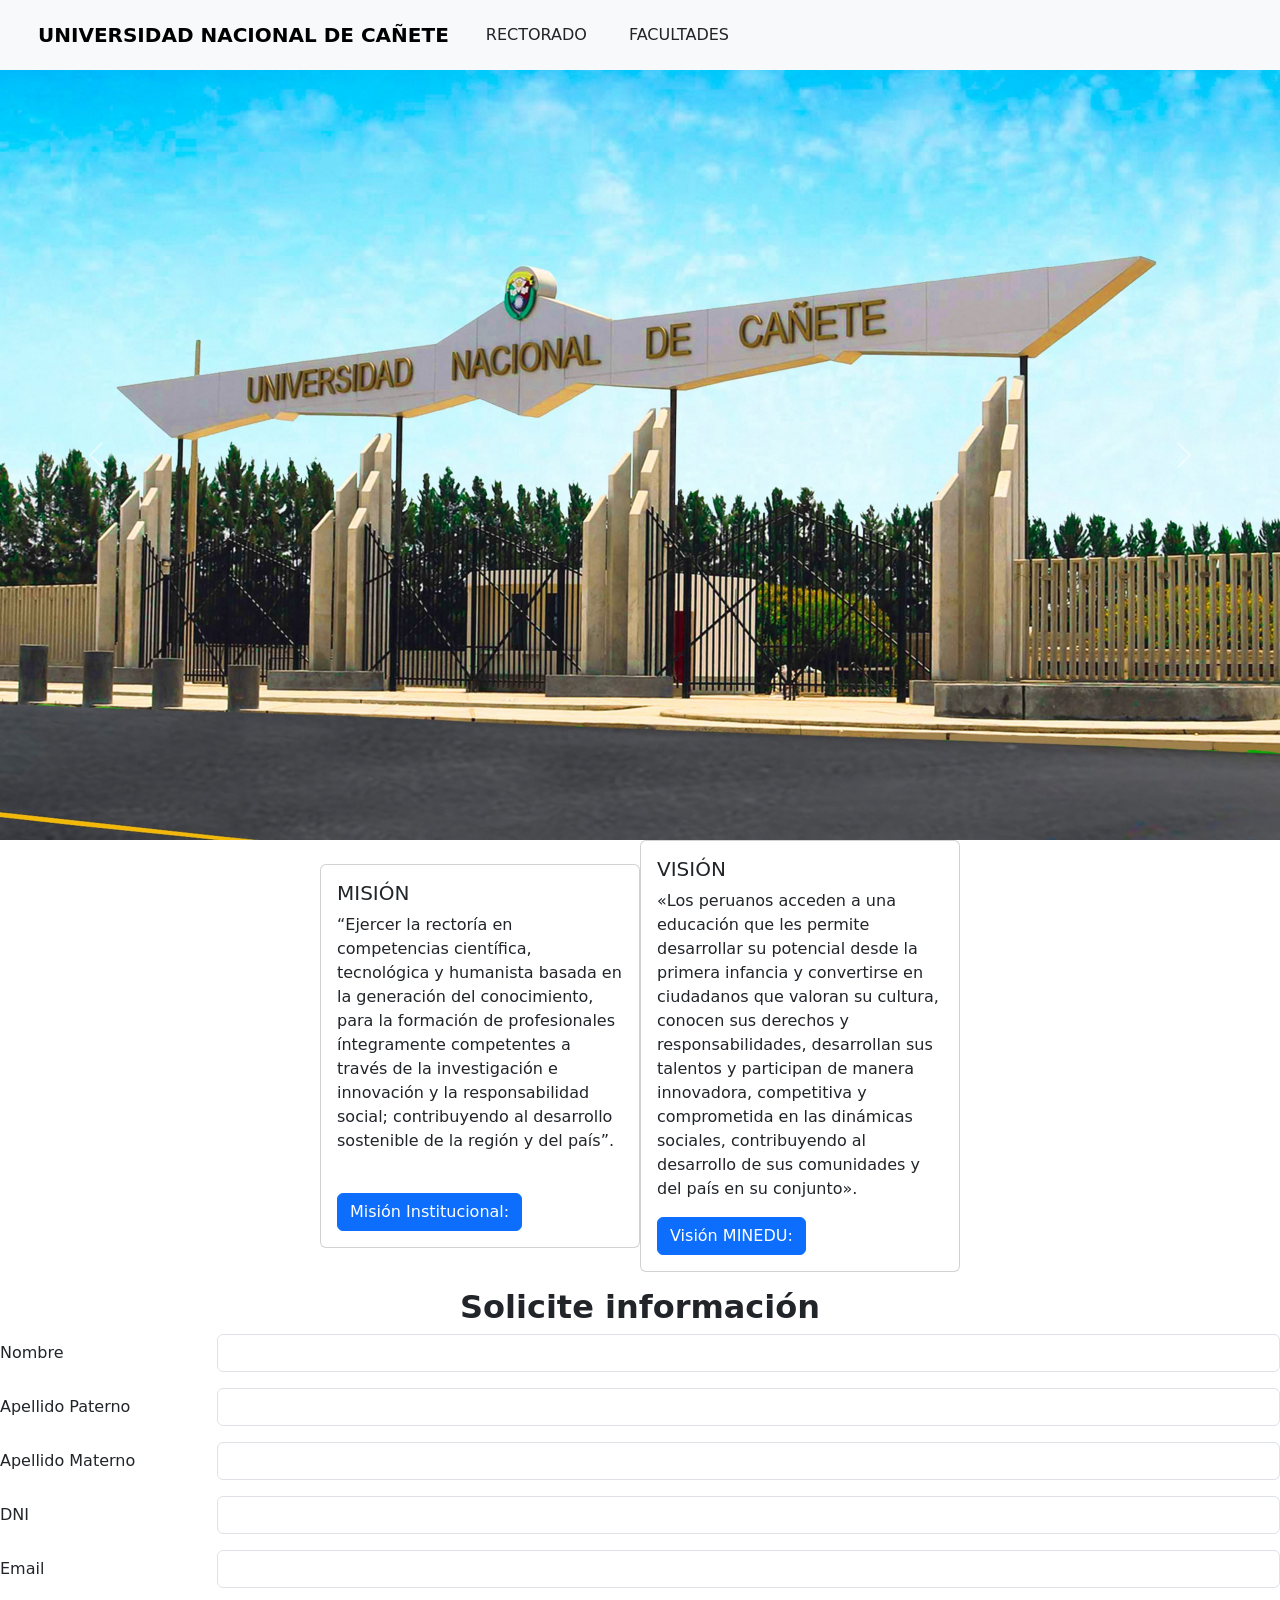
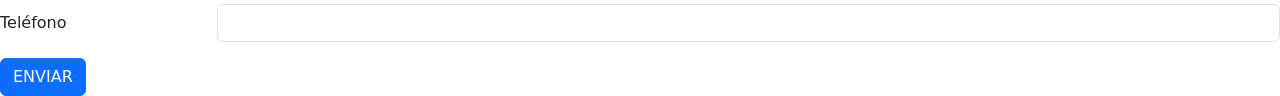
<file: bootstrap/index.html>
<!DOCTYPE html>
<html lang="en">
<head>
    <meta charset="UTF-8">
    <meta name="viewport" content="width=device-width, initial-scale=1.0">
    <title>UNDC</title>
    <link href="https://cdn.jsdelivr.net/npm/bootstrap@5.3.8/dist/css/bootstrap.min.css" rel="stylesheet" integrity="sha384-sRIl4kxILFvY47J16cr9ZwB07vP4J8+LH7qKQnuqkuIAvNWLzeN8tE5YBujZqJLB" crossorigin="anonymous">
</head>
<body>
    <nav class="navbar navbar-expand-lg bg-body-tertiary">
  <div class="container-fluid">
    <a class="navbar-brand" href="index.html"><button type="button" class="btn"></button><b>UNIVERSIDAD NACIONAL DE CAÑETE</a></b>
    <button class="navbar-toggler" type="button" data-bs-toggle="collapse" data-bs-target="#navbarSupportedContent" aria-controls="navbarSupportedContent" aria-expanded="false" aria-label="Toggle navigation">
      <span class="navbar-toggler-icon"></span>
    </button>
    <div class="collapse navbar-collapse" id="navbarSupportedContent">
      <ul class="navbar-nav me-auto mb-2 mb-lg-0">
        <li class="nav-item">
          <a class="nav-link active" aria-current="page" href="rectorado.html"><button type="button" class="btn">RECTORADO</button></a>
        </li>
        <li class="nav-item">
          <a class="nav-link" href="facultad.html"><button type="button" class="btn">FACULTADES</button></a>
        </li>
      </ul>
    </div>
  </div>
</nav>
<div id="carouselExample" class="carousel slide">
  <div class="carousel-inner">
    <div class="carousel-item active">
      <img src="UNI.jpg" class="d-block w-100" alt="IMAGEN DE LA UNIVERSIDAD NACIONAL DE CAÑETE">
    </div>
    <div class="carousel-item">
      <img src="UNI2.jpg" class="d-block w-100" alt="IMAGEN DE LA UNIVERSIDAD NACIONAL DE CAÑETE">
    </div>
    <div class="carousel-item">
      <img src="UNI3.jpg" class="d-block w-100" alt="IMAGEN DE LA UNIVERSIDAD NACIONAL DE CAÑETE">
    </div>
  </div>
  <button class="carousel-control-prev" type="button" data-bs-target="#carouselExample" data-bs-slide="prev">
    <span class="carousel-control-prev-icon" aria-hidden="true"></span>
    <span class="visually-hidden">Previous</span>
  </button>
  <button class="carousel-control-next" type="button" data-bs-target="#carouselExample" data-bs-slide="next">
    <span class="carousel-control-next-icon" aria-hidden="true"></span>
    <span class="visually-hidden">Next</span>
  </button>
</div>
</div>
<div class="row">
 <div class="d-flex justify-content-center align-items-center">
  <div class="col-sm-3 mb-3 mb-sm-0">
    <div class="card">
      <div class="card-body">
        <h5 class="card-title">MISIÓN</h5>
        <p class="card-text">“Ejercer la rectoría en competencias científica, tecnológica y humanista basada en la generación del conocimiento, para la formación de profesionales íntegramente competentes a través de la investigación e innovación y la responsabilidad social; contribuyendo al desarrollo sostenible de la región y del país”.<br><br></p>
        <a href="https://drive.google.com/file/d/1Tl4HISDdbZneIAvRPrEBNv66vudLlZzT/view" class="btn btn-primary">Misión Institucional:</a><br>
      </div>
    </div>
  </div>
  <div class="col-sm-3">
    <div class="card">
      <div class="card-body">
        <h5 class="card-title">VISIÓN</h5>
        <p class="card-text">«Los peruanos acceden a una educación que les permite desarrollar su potencial desde la primera infancia y convertirse en ciudadanos que valoran su cultura, conocen sus derechos y responsabilidades, desarrollan sus talentos y participan de manera innovadora, competitiva y comprometida en las dinámicas sociales, contribuyendo al desarrollo de sus comunidades y del país en su conjunto».</p>
        <a href="https://drive.google.com/file/d/158X8Svt_FoNra8ygI5ZjgCdgD8dkF9R4/view?usp=sharing" class="btn btn-primary">Visión MINEDU:</a>
      </div>
    </div>
  </div>
</div>
<P></P>
<h2 class="text-center"><b>Solicite información</b></h2>
<form>
    <div class="row mb-3">
    <label for="inputText3" class="col-sm-2 col-form-label">Nombre</label>
    <div class="col-sm-10">
      <input type="text" class="form-control" id="inputText3">
    </div>
  </div>
  <div class="row mb-3">
    <label for="inputText3" class="col-sm-2 col-form-label">Apellido Paterno</label>
    <div class="col-sm-10">
      <input type="text" class="form-control" id="inputText3">
    </div>
  </div>
  <div class="row mb-3">
    <label for="inputText3" class="col-sm-2 col-form-label">Apellido Materno</label>
    <div class="col-sm-10">
      <input type="text" class="form-control" id="inputText3">
    </div>
  </div>
  <div class="row mb-3">
    <label for="inputnumber3" class="col-sm-2 col-form-label">DNI</label>
    <div class="col-sm-10">
      <input type="number" class="form-control" id="inputnumber3">
    </div>
  </div>
  <div class="row mb-3">
    <label for="inputEmail3" class="col-sm-2 col-form-label">Email</label>
    <div class="col-sm-10">
      <input type="email" class="form-control" id="inputEmail3">
    </div>
  </div>
  <div class="row mb-3">
    <label for="inputnumber3" class="col-sm-2 col-form-label">Teléfono</label>
    <div class="col-sm-10">
      <input type="number" class="form-control" id="inputnumber3">
    </div>
  </div>
  <button type="submit" class="btn btn-primary">ENVIAR</button>
</form>
<script src="https://cdn.jsdelivr.net/npm/bootstrap@5.3.8/dist/js/bootstrap.bundle.min.js" integrity="sha384-FKyoEForCGlyvwx9Hj09JcYn3nv7wiPVlz7YYwJrWVcXK/BmnVDxM+D2scQbITxI" crossorigin="anonymous"></script>
</body>
</html>
</file>
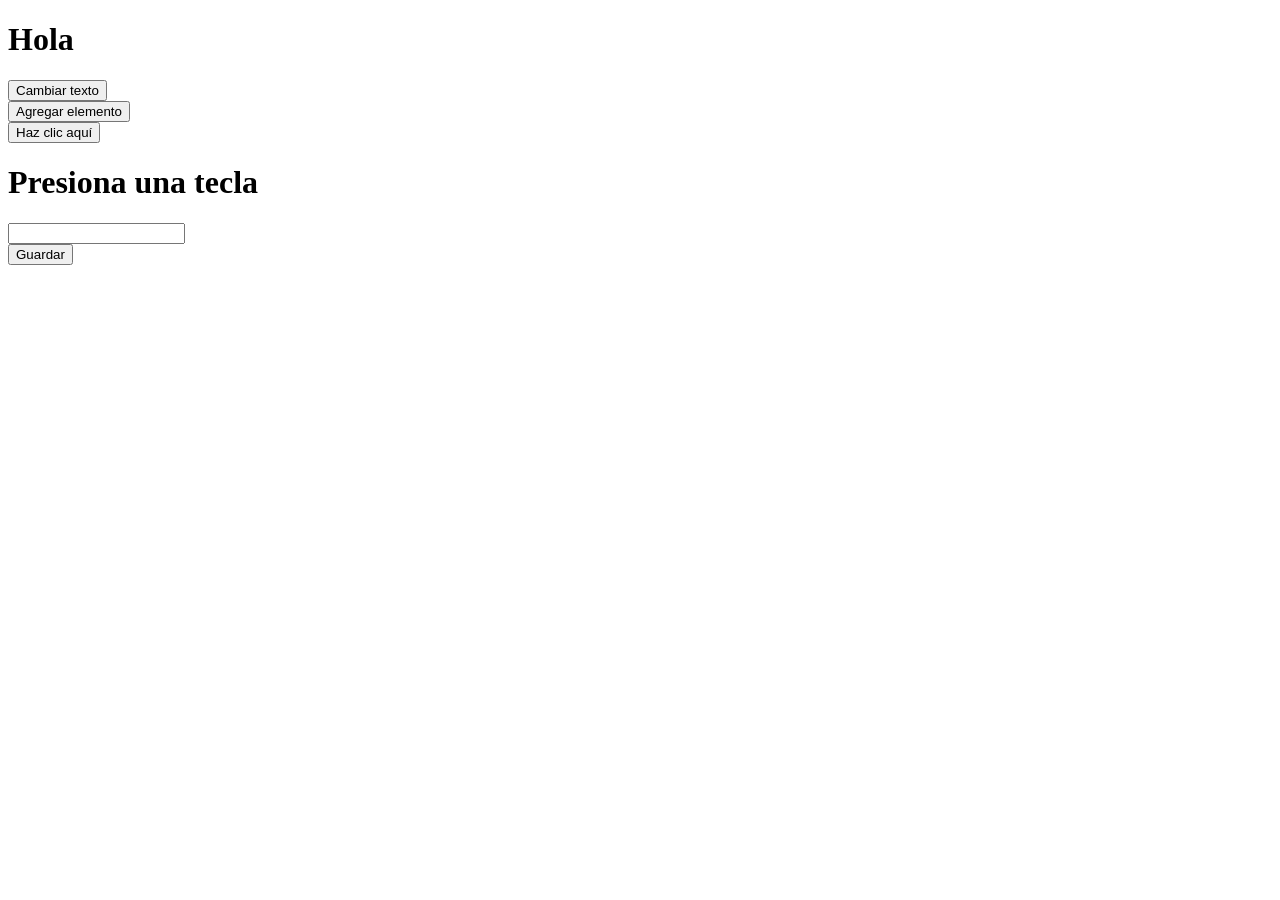
<file: javascript.html>
<!DOCTYPE html>
<html lang="en">
<head>
    <title>JavaScript</title>
</head>
<body>
    <meta charset="UTF-8" />
    <meta name="viewport" content="width=device-width, initial-scale=1.0" />
    <h1 id="titulo">Hola</h1>
    <ul id="lista"></ul>
    <button id="btnCambiar">Cambiar texto</button>
    <br>
    <button id="btnAgregar">Agregar elemento</button>
    <br>
    <button id="btn">Haz clic aquí</button>
    <h1>Presiona una tecla</h1>
    <p id="resultado"></p>
    <form id="formulario">
    <input id="nombre" type="text" />
    <br>
    <button type="submit">Guardar</button>
    </form>
<script>
    const titulo = document.getElementById("titulo");
    const botoon = document.getElementById("btnCambiar");
    botoon.addEventListener("click", () => {
    titulo.textContent = "Texto cambiado con JavaScript";
    titulo.style.color = "purple";
    titulo.style.fontSize = "50px";
    const lista = document.getElementById("lista");
    const boton = document.getElementById("btnAgregar");
    boton.addEventListener("click", () => {
    const li = document.createElement("li"); // crea un nuevo <li>
    li.textContent = "JavaScript"; // agrega texto al <li>
    lista.appendChild(li); // inserta el <li> dentro del <ul>
        const botooon = document.getElementById("btn");
    botooon.addEventListener("click", () => {
    console.log("Se hizo clic");
    alert("¡Botón presionado!");
    const resultado = document.getElementById("resultado");
    document.addEventListener("keydown", (evento) => {
    console.log("Tecla:", evento.key); // se ve en consola
    alert("Tecla presionada!");
    resultado.textContent = "Presionaste: " + evento.key; // se ve en la página
    });
    const formulario = document.getElementById("formulario");
    formulario.addEventListener("submit", (evento) => {
    evento.preventDefault(); // evita que la página se recargue
    const nombre = document.getElementById("nombre").value; // obtiene el valor del input
    alert("Dato guardado!");
    console.log("Nombre:", nombre); // muestra el dato en consola
});
});
});
});
    </script>
</body>
</html>
</file>
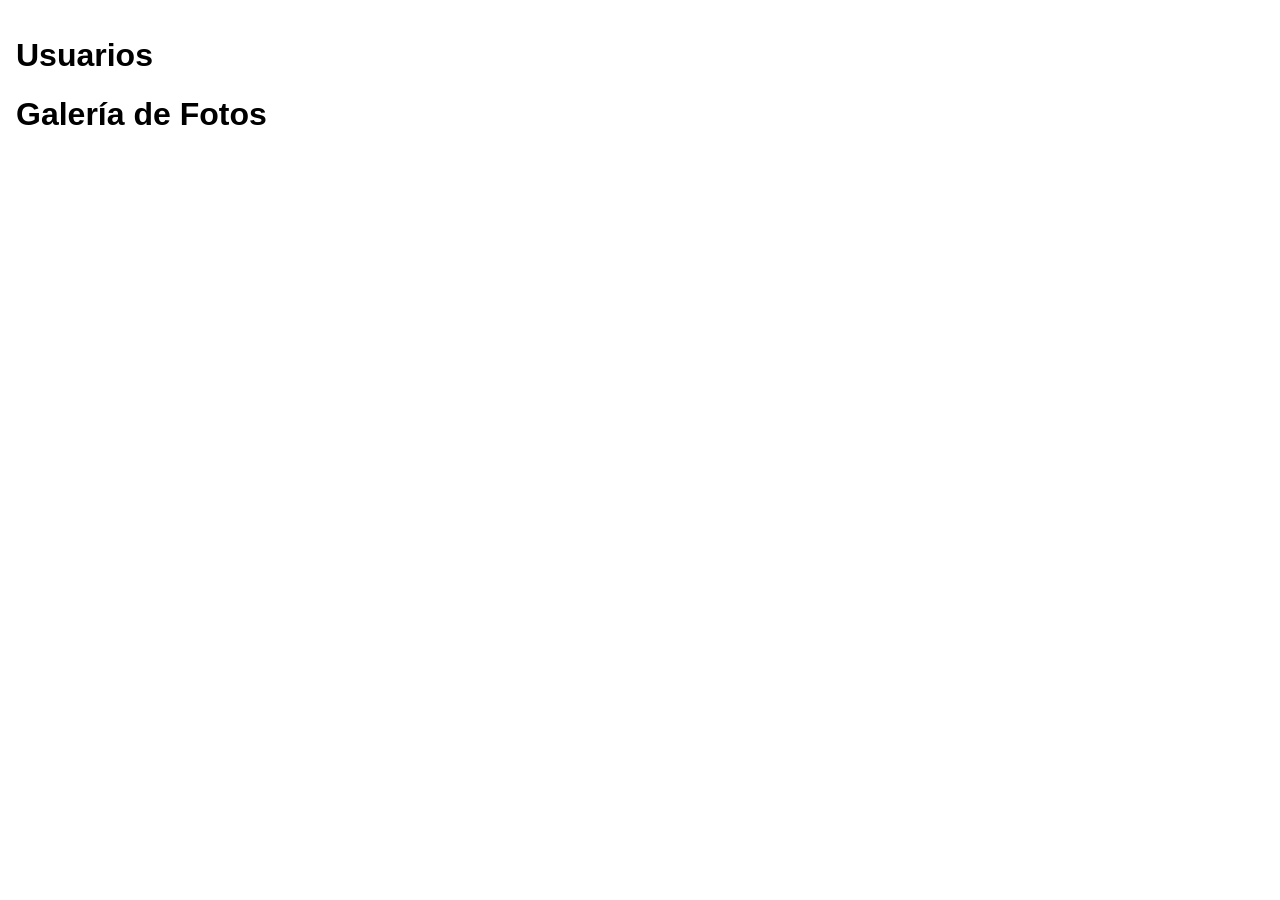
<file: asincrono/asincrono.html>
<!DOCTYPE html>
<html lang="es">
<head>
<meta charset="UTF-8">
<meta name="viewport" content="width=device-width, initial-scale=1.0">
<title>Ejemplo Fetch</title>
<style>
  body {
    font-family: Arial, sans-serif;
    margin: 0;
    padding: 16px;
  }

  #galeria {
    display: grid;
    grid-template-columns: repeat(auto-fill, minmax(150px, 1fr));
    gap: 16px;
    padding: 16px 0;
  }

  #galeria div {
    text-align: center;
  }

  #galeria img {
    width: 100%;
    height: 150px;
    object-fit: cover;
    border-radius: 8px;
  }

  #galeria p {
    font-size: 14px;
    margin-top: 8px;
  }
</style>
</head>
<body>

<h1>Usuarios</h1>
<ul id="lista"></ul>

<h1>Galería de Fotos</h1>
<div id="galeria"></div>

<script>
  const lista = document.getElementById("lista");

  fetch("https://jsonplaceholder.typicode.com/users")
    .then(respuesta => respuesta.json()) 
    .then(usuarios => {
      usuarios.forEach(usuario => {
        const li = document.createElement("li");
        li.textContent = usuario.name; 
        lista.appendChild(li);
      });
    })
    .catch(error => {
      console.error("Error al cargar datos:", error);
    });

  const galeria = document.getElementById("galeria");

  fetch("https://jsonplaceholder.typicode.com/photos?_limit=5")
    .then(respuesta => respuesta.json())
    .then(fotos => {
      fotos.forEach(foto => {
        const div = document.createElement("div");

        const img = document.createElement("img");
        img.src = `https://picsum.photos/id/${foto.id}/150/150`;
        img.alt = foto.title;

        const p = document.createElement("p");
        p.textContent = foto.title;

        div.appendChild(img);
        div.appendChild(p);
        galeria.appendChild(div);
      });
    })
    .catch(error => {
      console.error("Error al cargar fotos:", error);
    });
</script>

</body>
</html>
</file>
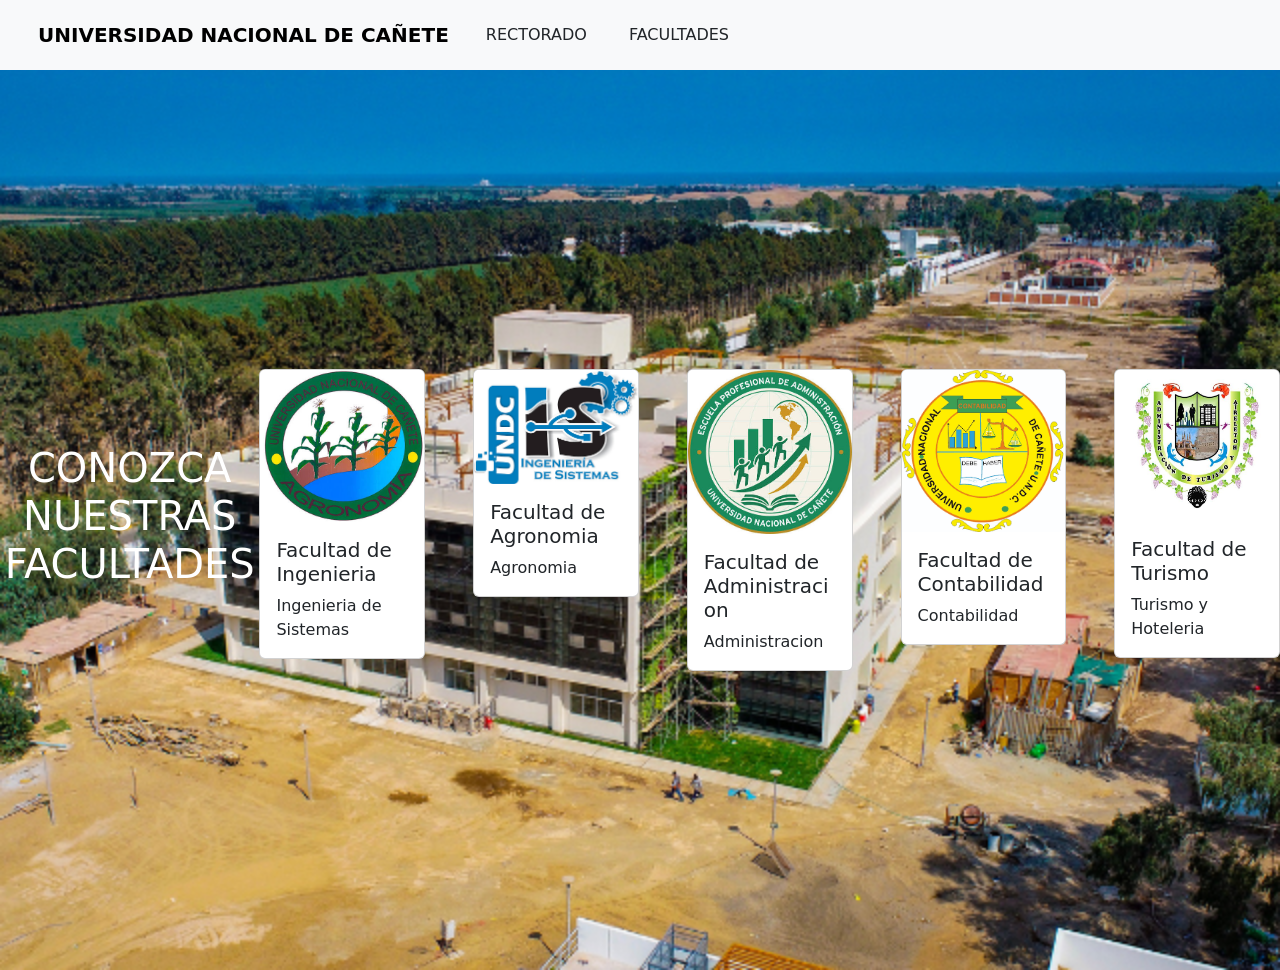
<file: bootstrap/facultad.html>
<!DOCTYPE html>
<html lang="en">
<head>
    <meta charset="UTF-8">
    <meta name="viewport" content="width=device-width, initial-scale=1.0">
    <title>Document</title>
    <link href="https://cdn.jsdelivr.net/npm/bootstrap@5.3.8/dist/css/bootstrap.min.css" rel="stylesheet" integrity="sha384-sRIl4kxILFvY47J16cr9ZwB07vP4J8+LH7qKQnuqkuIAvNWLzeN8tE5YBujZqJLB" crossorigin="anonymous">
</head>
</head>
<body>
<nav class="navbar navbar-expand-lg bg-body-tertiary">
  <div class="container-fluid">
    <a class="navbar-brand" href="index.html"><button type="button" class="btn"></button><b>UNIVERSIDAD NACIONAL DE CAÑETE</a></b>
    <button class="navbar-toggler" type="button" data-bs-toggle="collapse" data-bs-target="#navbarSupportedContent" aria-controls="navbarSupportedContent" aria-expanded="false" aria-label="Toggle navigation">
      <span class="navbar-toggler-icon"></span>
    </button>
    <div class="collapse navbar-collapse" id="navbarSupportedContent">
      <ul class="navbar-nav me-auto mb-2 mb-lg-0">
        <li class="nav-item">
          <a class="nav-link active" aria-current="page" href="rectorado.html"><button type="button" class="btn">RECTORADO</button></a>
        </li>
        <li class="nav-item">
          <a class="nav-link" href="facultad.html"><button type="button" class="btn">FACULTADES</button></a>
        </li>
      </ul>
    </div>
  </div>
</nav>
<div style="width: 100%; height: 100vh;background-image: url('UNI2.jpg'); background-size: cover; background-position: center;">
  <div class="d-flex justify-content-center align-items-center h-100">
      <h1 class="text-white text-center">CONOZCA NUESTRAS FACULTADES</h1>
<div class="row row-cols-1 row-cols-md-5 g-5">
  <div class="col">
    <div class="card">
      <img src="agro.jpg" class="card-img-top" alt="..." max-width: 100%>
      <div class="card-body">
        <h5 class="card-title">Facultad de Ingenieria</h5>
        <p class="card-text">Ingenieria de Sistemas</p>
      </div>
    </div>
  </div>
  <div class="col">
    <div class="card">
      <img src="sistemas.jpg" class="card-img-top" alt="...">
      <div class="card-body">
        <h5 class="card-title">Facultad de Agronomia</h5>
        <p class="card-text">Agronomia</p>
      </div>
    </div>
  </div>
  <div class="col">
    <div class="card">
      <img src="admin.jpg" class="card-img-top" alt="...">
      <div class="card-body">
        <h5 class="card-title">Facultad de Administracion</h5>
        <p class="card-text">Administracion</p>
      </div>
    </div>
  </div>
    <div class="col">
    <div class="card">
      <img src="contab.png" class="card-img-top" alt="...">
      <div class="card-body">
        <h5 class="card-title">Facultad de Contabilidad</h5>
        <p class="card-text">Contabilidad</p>
      </div>
    </div>
  </div>
   <div class="col">
    <div class="card">
      <img src="turis.jpg" class="card-img-top" alt="...">
      <div class="card-body">
        <h5 class="card-title">Facultad de Turismo</h5>
        <p class="card-text">Turismo y Hoteleria</p>
      </div>
    </div>
  </div>
<script src="https://cdn.jsdelivr.net/npm/bootstrap@5.3.8/dist/js/bootstrap.bundle.min.js" integrity="sha384-FKyoEForCGlyvwx9Hj09JcYn3nv7wiPVlz7YYwJrWVcXK/BmnVDxM+D2scQbITxI" crossorigin="anonymous"></script>
</body>
</html>
</file>
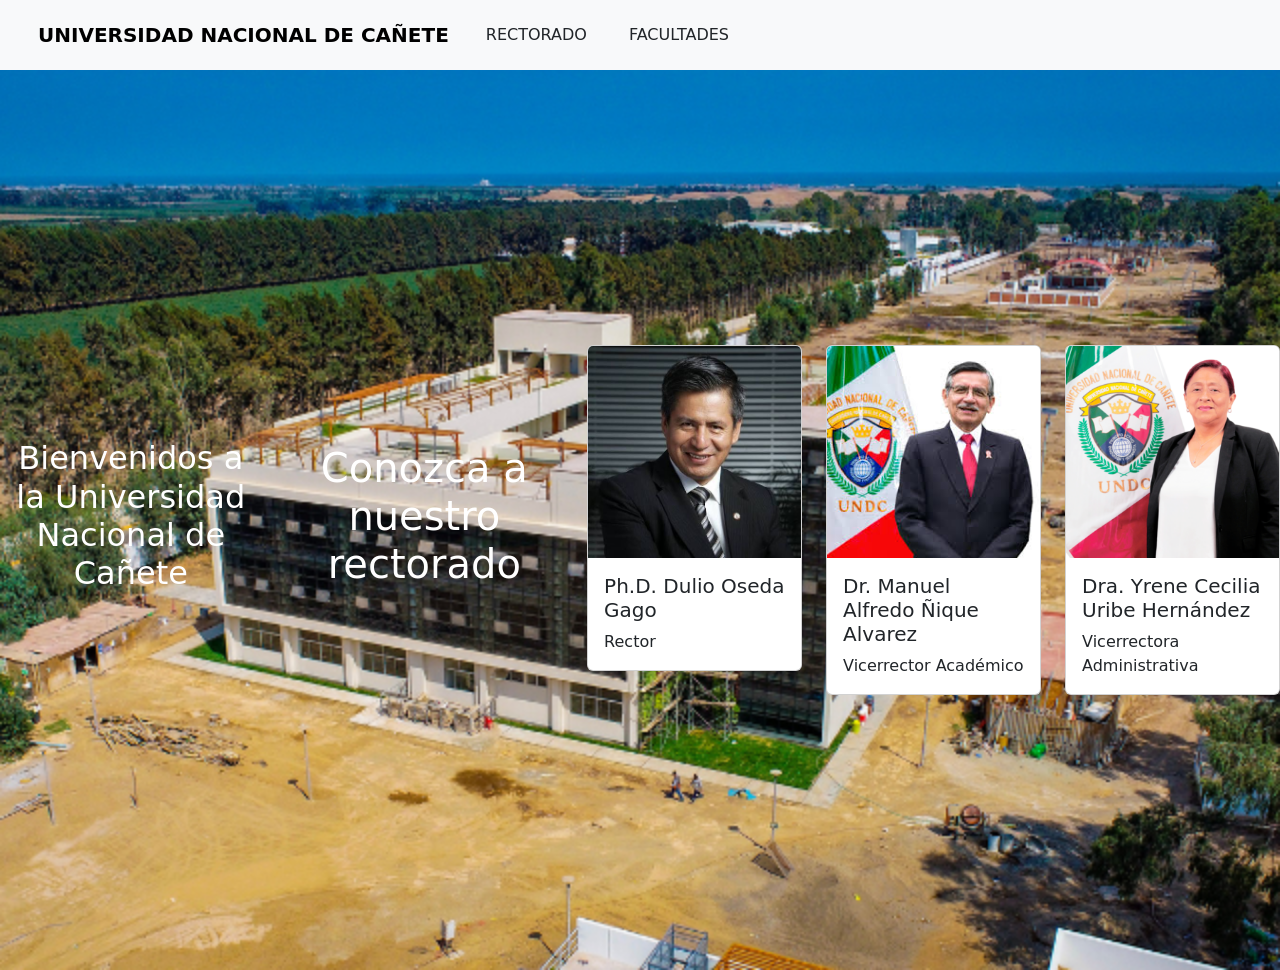
<file: bootstrap/rectorado.html>
<!DOCTYPE html>
<html lang="en">
<head>
    <meta charset="UTF-8">
    <meta name="viewport" content="width=device-width, initial-scale=1.0">
    <title>Document</title>
     <link href="https://cdn.jsdelivr.net/npm/bootstrap@5.3.8/dist/css/bootstrap.min.css" rel="stylesheet" integrity="sha384-sRIl4kxILFvY47J16cr9ZwB07vP4J8+LH7qKQnuqkuIAvNWLzeN8tE5YBujZqJLB" crossorigin="anonymous">
</head>
<body>
    <nav class="navbar navbar-expand-lg bg-body-tertiary">
  <div class="container-fluid">
    <a class="navbar-brand" href="index.html"><button type="button" class="btn"></button><b>UNIVERSIDAD NACIONAL DE CAÑETE</a></b>
    <button class="navbar-toggler" type="button" data-bs-toggle="collapse" data-bs-target="#navbarSupportedContent" aria-controls="navbarSupportedContent" aria-expanded="false" aria-label="Toggle navigation">
      <span class="navbar-toggler-icon"></span>
    </button>
    <div class="collapse navbar-collapse" id="navbarSupportedContent">
      <ul class="navbar-nav me-auto mb-2 mb-lg-0">
        <li class="nav-item">
          <a class="nav-link active" aria-current="page" href="rectorado.html"><button type="button" class="btn">RECTORADO</button></a>
        </li>
        <li class="nav-item">
          <a class="nav-link" href="facultad.html"><button type="button" class="btn">FACULTADES</button></a>
        </li>
      </ul>
    </div>
  </div>
</nav>
<div style="width: 100%; height: 100vh;background-image: url('UNI2.jpg'); background-size: cover; background-position: center;">
  <div class="d-flex justify-content-center align-items-center h-100">
    <h2 class="text-white text-center">Bienvenidos a la Universidad <br>Nacional de Cañete</h2>
        <h1 class="text-white text-center">Conozca a nuestro rectorado</h1>
<div class="row row-cols-1 row-cols-md-3 g-4">
  <div class="col">
    <div class="card">
      <img src="dulio2.jpg" class="card-img-top" alt="...">
      <div class="card-body">
        <h5 class="card-title">Ph.D. Dulio Oseda Gago</h5>
        <p class="card-text">Rector</p>
      </div>
    </div>
  </div>
  <div class="col">
    <div class="card">
      <img src="manuel.jpg" class="card-img-top" alt="...">
      <div class="card-body">
        <h5 class="card-title">Dr. Manuel Alfredo Ñique Alvarez</h5>
        <p class="card-text">Vicerrector Académico</p>
      </div>
    </div>
  </div>
  <div class="col">
    <div class="card">
      <img src="yrene.png" class="card-img-top" alt="...">
      <div class="card-body">
        <h5 class="card-title">Dra. Yrene Cecilia Uribe Hernández</h5>
        <p class="card-text">Vicerrectora Administrativa</p>
      </div>
    </div>
  </div>
<script src="https://cdn.jsdelivr.net/npm/bootstrap@5.3.8/dist/js/bootstrap.bundle.min.js" integrity="sha384-FKyoEForCGlyvwx9Hj09JcYn3nv7wiPVlz7YYwJrWVcXK/BmnVDxM+D2scQbITxI" crossorigin="anonymous"></script>
</body>
</html>
</file>
